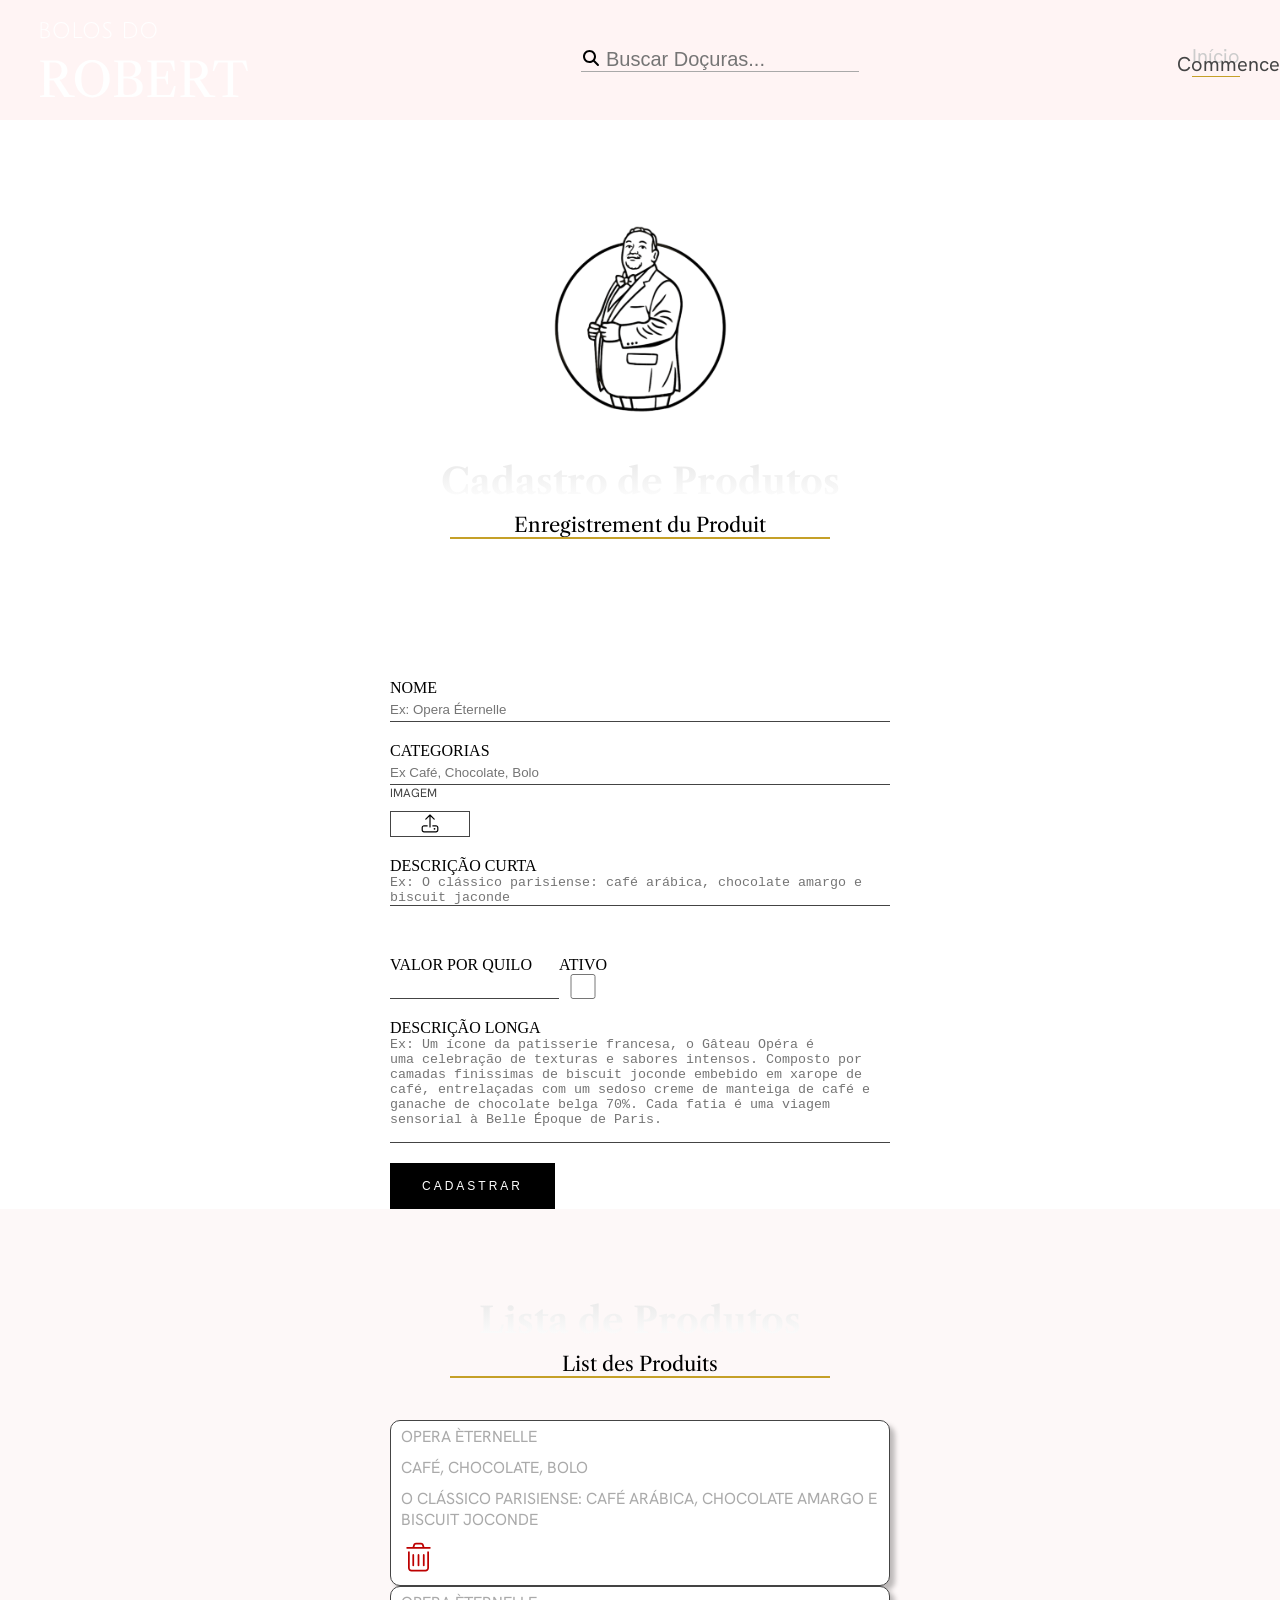
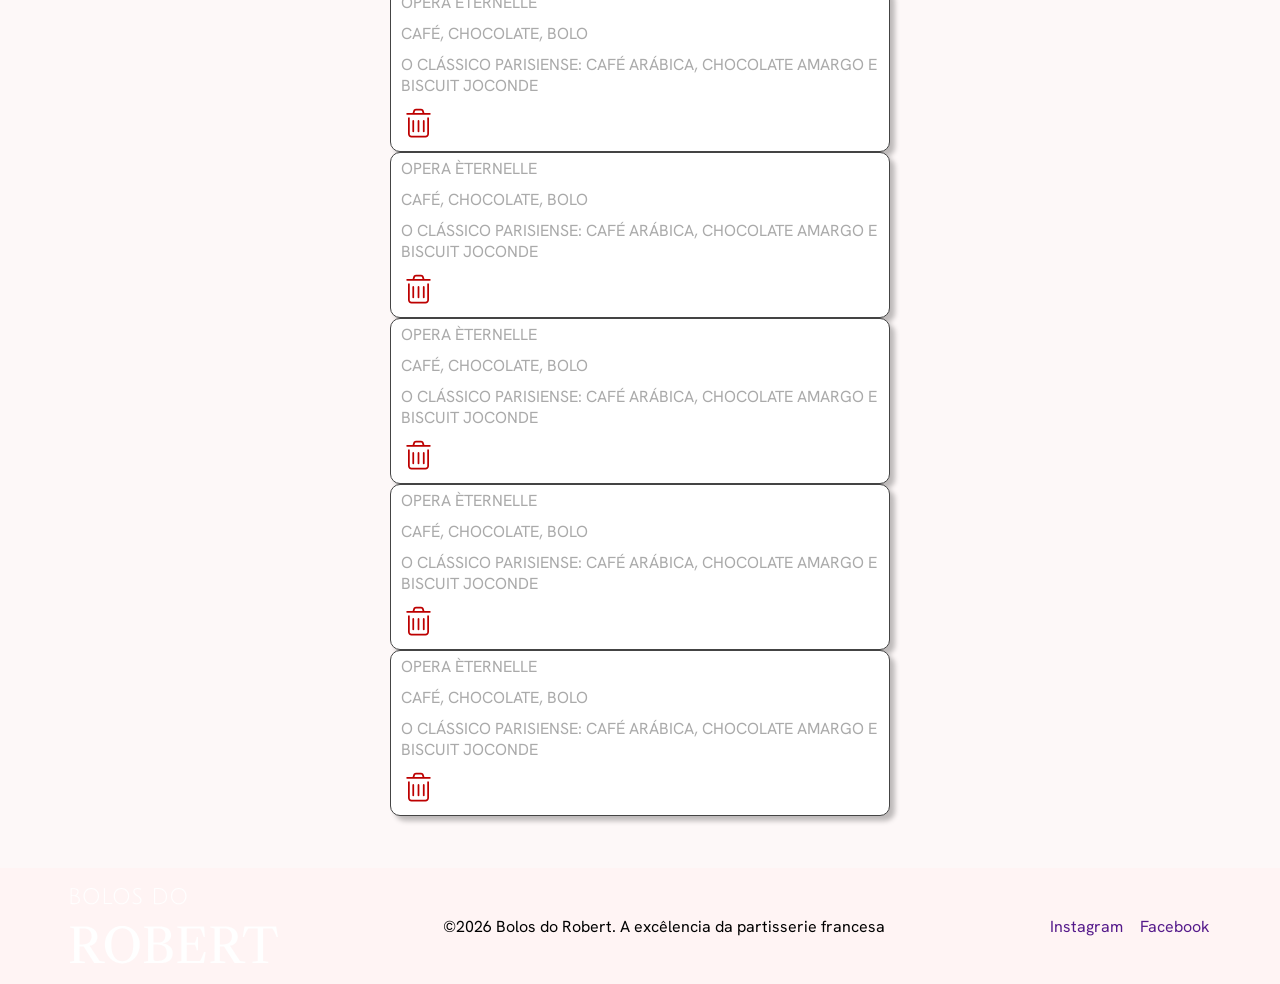
<file: admProdutos/index.html>
<!DOCTYPE html>
<html lang="pt-br">

<head>
    <meta charset="UTF-8">
    <meta name="viewport" content="width=device-width, initial-scale=1.0">
    <title>Bolos do Robert - adm</title>
    <link rel="stylesheet" href="style.css">
    <link rel="preconnect" href=" https://fonts.googleapis.com">
    <link rel="preconnect" href="https://fonts.gstatic.com" crossorigin>
    <link
        href="https://fonts.googleapis.com/css2?family=Hanken+Grotesk:ital,wght@0,100..900;1,100..900&family=Libre+Caslon+Text:ital,wght@0,400;0,700;1,400&display=swap"
        rel="stylesheet">
</head>

<body>
    <header>
        <div class="container header_container">
            <img src="../img/bolos do robert.svg" alt="Logo">

            <div class="box_busca">
                <svg xmlns="http://www.w3.org/2000/svg"
                    viewBox="0 0 640 640"><!--!Font Awesome Free 7.3.1 by @fontawesome - https://fontawesome.com License - https://fontawesome.com/license/free Copyright 2026 Fonticons, Inc.-->
                    <path
                        d="M480 272C480 317.9 465.1 360.3 440 394.7L566.6 521.4C579.1 533.9 579.1 554.2 566.6 566.7C554.1 579.2 533.8 579.2 521.3 566.7L394.7 440C360.3 465.1 317.9 480 272 480C157.1 480 64 386.9 64 272C64 157.1 157.1 64 272 64C386.9 64 480 157.1 480 272zM272 416C351.5 416 416 351.5 416 272C416 192.5 351.5 128 272 128C192.5 128 128 192.5 128 272C128 351.5 192.5 416 272 416z" />
                </svg>
                <input type="text" placeholder="Buscar Doçuras...">
            </div>

            <a class="link_inicio" href="">
                Início
                <span>Commencer</span>
                <hr>
            </a>

            <button>
                <svg xmlns="http://www.w3.org/2000/svg"
                    viewBox="0 0 640 640"><!--! Font Awesome Pro 7.3.1 by @fontawesome - https://fontawesome.com License - https://fontawesome.com/license (Commercial License) Copyright 2026 Fonticons, Inc. -->
                    <path fill="currentColor"
                        d="M360 128L116.3 320L544 320C544 192 432 128 360 128zM64 336C64 326.2 68.5 316.9 76.2 310.9L340.2 102.9C345.8 98.5 352.8 96 360 96C404.3 96 457.6 115.2 499.9 151.8C543.1 189.2 576 245.7 576 320L576 480C576 515.3 547.3 544 512 544L128 544C92.7 544 64 515.3 64 480L64 336zM96 416L544 416L544 352L96 352L96 416zM96 448L96 480C96 497.7 110.3 512 128 512L512 512C529.7 512 544 497.7 544 480L544 448L96 448z" />
                </svg>
            </button>
        </div>
    </header>

    <main>
        <h1>Pagina administrativa - bolos do Robert</h1>
        <section class="cad_produtos">
            <div class="container cad_container">
                <img src="../img/Logo Bolos do Jacquin.png" alt="Logo 2" class="icon_robert">
                <div class="box_h2">
                    <h2>Cadastro de Produtos</h2>
                    <span>Enregistrement du Produit</span>
                    <hr>
                </div>
            </div>
            <form action="">
                <div class="inputs_form">
                    <div class="form_coluna1">
                        <div class="linha_form lf_coluna">
                            <label for="">NOME</label>
                            <input placeholder="Ex: Opera Éternelle" type="text" name="" id="">
                        </div>

                        <div class="linha_form">
                            <div class="input_cat lf_coluna">
                                <label for="">CATEGORIAS</label>
                                <input type="text" placeholder="Ex Café, Chocolate, Bolo">
                            </div>
                            <div class="input_img lf_coluna">
                                <span>IMAGEM</span>
                                <label for="img"><svg xmlns="http://www.w3.org/2000/svg"
                                        viewBox="0 0 640 640"><!--! Font Awesome Pro 7.3.1 by @fontawesome - https://fontawesome.com License - https://fontawesome.com/license (Commercial License) Copyright 2026 Fonticons, Inc. -->
                                        <path fill="currentColor"
                                            d="M336 118.6L336 400C336 408.8 328.8 416 320 416C311.2 416 304 408.8 304 400L304 118.6L219.3 203.3C213.1 209.5 202.9 209.5 196.7 203.3C190.5 197.1 190.5 186.9 196.7 180.7L308.7 68.7C314.9 62.5 325.1 62.5 331.3 68.7L443.3 180.7C449.5 186.9 449.5 197.1 443.3 203.3C437.1 209.5 426.9 209.5 420.7 203.3L336 118.6zM256 384L160 384C142.3 384 128 398.3 128 416L128 480C128 497.7 142.3 512 160 512L480 512C497.7 512 512 497.7 512 480L512 416C512 398.3 497.7 384 480 384L384 384L384 352L480 352C515.3 352 544 380.7 544 416L544 480C544 515.3 515.3 544 480 544L160 544C124.7 544 96 515.3 96 480L96 416C96 380.7 124.7 352 160 352L256 352L256 384zM416 448C416 434.7 426.7 424 440 424C453.3 424 464 434.7 464 448C464 461.3 453.3 472 440 472C426.7 472 416 461.3 416 448z" />
                                    </svg>
                                </label>
                                <input type="file" name="img" id="">
                            </div>
                        </div>
                        <div class="linha_form lf_coluna">
                            <label for="">DESCRIÇÃO CURTA</label>
                            <textarea
                                placeholder="Ex: O clássico parisiense: café arábica, chocolate amargo e biscuit jaconde"
                                name="" id="" rows="2"></textarea>
                        </div>
                    </div>

                    <div class="form_coluna2">
                        <div class="linha_form lf_linha">
                            <div class="input_valor lf_coluna">
                                <label for="">VALOR POR QUILO</label>
                                <input type="text" name="" id="">
                            </div>
                            <div class="input_ativo lf_coluna">
                                <label for="">ATIVO</label>
                                <input type="checkbox" name="" id="">
                            </div>
                        </div>
                        <div class="linha_form lf_coluna">
                            <label for="">DESCRIÇÃO LONGA</label>
                            <textarea name="" id="" rows="7"
                                placeholder="Ex: Um ícone da patisserie francesa, o Gâteau Opéra é
uma celebração de texturas e sabores intensos. Composto por camadas finissimas de biscuit joconde embebido em xarope de café, entrelaçadas com um sedoso creme de manteiga de café e ganache de chocolate belga 70%. Cada fatia é uma viagem sensorial à Belle Époque de Paris."></textarea>
                        </div>
                        <div class="btn_link">
                            <input type="submit" value="CADASTRAR">
                        </div>
                    </div>
                </div>
            </form>
        </section>

        <section class="list_produtos">
            <div class="container list_container">
                <div class="box_h2">
                    <h2>Lista de Produtos</h2>
                    <span>List des Produits</span>
                    <hr>
                </div>
                <table>
                    <thead>
                        <tr>
                            <th>nome</th>
                            <th>categorias</th>
                            <th>descrição</th>
                            <th>opções</th>
                        </tr>
                    </thead>
                    <tbody>
                        <tr>
                            <td data-cell="nome">Opera Èternelle</td>
                            <td data-cell="categorias">Café, Chocolate, Bolo</td>
                            <td data-cell="descrição">O clássico parisiense: café arábica, chocolate amargo e biscuit
                                joconde</td>
                            <td data-cell="opções"><svg xmlns="http://www.w3.org/2000/svg"
                                    viewBox="0 0 640 640"><!--! Font Awesome Pro 7.2.0 by @fontawesome - https://fontawesome.com License - https://fontawesome.com/license (Commercial License) Copyright 2026 Fonticons, Inc. -->
                                    <path fill="currentColor"
                                        d="M256.5 91.4C258.5 84.6 264.8 80 271.8 80L368.2 80C375.3 80 381.5 84.6 383.5 91.4L394.5 128L245.5 128L256.5 91.4zM212.1 128L112 128C103.2 128 96 135.2 96 144C96 152.8 103.2 160 112 160L528 160C536.8 160 544 152.8 544 144C544 135.2 536.8 128 528 128L427.9 128L414.2 82.2C408.1 61.9 389.4 48 368.2 48L271.8 48C250.6 48 231.9 61.9 225.8 82.2L212.1 128zM128 208L128 512C128 547.3 156.7 576 192 576L448 576C483.3 576 512 547.3 512 512L512 208L480 208L480 512C480 529.7 465.7 544 448 544L192 544C174.3 544 160 529.7 160 512L160 208L128 208zM240 272C240 263.2 232.8 256 224 256C215.2 256 208 263.2 208 272L208 464C208 472.8 215.2 480 224 480C232.8 480 240 472.8 240 464L240 272zM336 272C336 263.2 328.8 256 320 256C311.2 256 304 263.2 304 272L304 464C304 472.8 311.2 480 320 480C328.8 480 336 472.8 336 464L336 272zM432 272C432 263.2 424.8 256 416 256C407.2 256 400 263.2 400 272L400 464C400 472.8 407.2 480 416 480C424.8 480 432 472.8 432 464L432 272z" />
                                </svg></td>
                        </tr>
                        <tr>
                            <td data-cell="nome">Opera Èternelle</td>
                            <td data-cell="categorias">Café, Chocolate, Bolo</td>
                            <td data-cell="descrição">O clássico parisiense: café arábica, chocolate amargo e biscuit
                                joconde</td>
                            <td data-cell="opções"><svg xmlns="http://www.w3.org/2000/svg"
                                    viewBox="0 0 640 640"><!--! Font Awesome Pro 7.2.0 by @fontawesome - https://fontawesome.com License - https://fontawesome.com/license (Commercial License) Copyright 2026 Fonticons, Inc. -->
                                    <path fill="currentColor"
                                        d="M256.5 91.4C258.5 84.6 264.8 80 271.8 80L368.2 80C375.3 80 381.5 84.6 383.5 91.4L394.5 128L245.5 128L256.5 91.4zM212.1 128L112 128C103.2 128 96 135.2 96 144C96 152.8 103.2 160 112 160L528 160C536.8 160 544 152.8 544 144C544 135.2 536.8 128 528 128L427.9 128L414.2 82.2C408.1 61.9 389.4 48 368.2 48L271.8 48C250.6 48 231.9 61.9 225.8 82.2L212.1 128zM128 208L128 512C128 547.3 156.7 576 192 576L448 576C483.3 576 512 547.3 512 512L512 208L480 208L480 512C480 529.7 465.7 544 448 544L192 544C174.3 544 160 529.7 160 512L160 208L128 208zM240 272C240 263.2 232.8 256 224 256C215.2 256 208 263.2 208 272L208 464C208 472.8 215.2 480 224 480C232.8 480 240 472.8 240 464L240 272zM336 272C336 263.2 328.8 256 320 256C311.2 256 304 263.2 304 272L304 464C304 472.8 311.2 480 320 480C328.8 480 336 472.8 336 464L336 272zM432 272C432 263.2 424.8 256 416 256C407.2 256 400 263.2 400 272L400 464C400 472.8 407.2 480 416 480C424.8 480 432 472.8 432 464L432 272z" />
                                </svg></td>
                        </tr>
                        <tr>
                            <td data-cell="nome">Opera Èternelle</td>
                            <td data-cell="categorias">Café, Chocolate, Bolo</td>
                            <td data-cell="descrição">O clássico parisiense: café arábica, chocolate amargo e biscuit
                                joconde</td>
                            <td data-cell="opções"><svg xmlns="http://www.w3.org/2000/svg"
                                    viewBox="0 0 640 640"><!--! Font Awesome Pro 7.2.0 by @fontawesome - https://fontawesome.com License - https://fontawesome.com/license (Commercial License) Copyright 2026 Fonticons, Inc. -->
                                    <path fill="currentColor"
                                        d="M256.5 91.4C258.5 84.6 264.8 80 271.8 80L368.2 80C375.3 80 381.5 84.6 383.5 91.4L394.5 128L245.5 128L256.5 91.4zM212.1 128L112 128C103.2 128 96 135.2 96 144C96 152.8 103.2 160 112 160L528 160C536.8 160 544 152.8 544 144C544 135.2 536.8 128 528 128L427.9 128L414.2 82.2C408.1 61.9 389.4 48 368.2 48L271.8 48C250.6 48 231.9 61.9 225.8 82.2L212.1 128zM128 208L128 512C128 547.3 156.7 576 192 576L448 576C483.3 576 512 547.3 512 512L512 208L480 208L480 512C480 529.7 465.7 544 448 544L192 544C174.3 544 160 529.7 160 512L160 208L128 208zM240 272C240 263.2 232.8 256 224 256C215.2 256 208 263.2 208 272L208 464C208 472.8 215.2 480 224 480C232.8 480 240 472.8 240 464L240 272zM336 272C336 263.2 328.8 256 320 256C311.2 256 304 263.2 304 272L304 464C304 472.8 311.2 480 320 480C328.8 480 336 472.8 336 464L336 272zM432 272C432 263.2 424.8 256 416 256C407.2 256 400 263.2 400 272L400 464C400 472.8 407.2 480 416 480C424.8 480 432 472.8 432 464L432 272z" />
                                </svg></td>
                        </tr>

                        <tr>
                            <td data-cell="nome">Opera Èternelle</td>
                            <td data-cell="categorias">Café, Chocolate, Bolo</td>
                            <td data-cell="descrição">O clássico parisiense: café arábica, chocolate amargo e biscuit
                                joconde</td>
                            <td data-cell="opções"><svg xmlns="http://www.w3.org/2000/svg"
                                    viewBox="0 0 640 640"><!--! Font Awesome Pro 7.2.0 by @fontawesome - https://fontawesome.com License - https://fontawesome.com/license (Commercial License) Copyright 2026 Fonticons, Inc. -->
                                    <path fill="currentColor"
                                        d="M256.5 91.4C258.5 84.6 264.8 80 271.8 80L368.2 80C375.3 80 381.5 84.6 383.5 91.4L394.5 128L245.5 128L256.5 91.4zM212.1 128L112 128C103.2 128 96 135.2 96 144C96 152.8 103.2 160 112 160L528 160C536.8 160 544 152.8 544 144C544 135.2 536.8 128 528 128L427.9 128L414.2 82.2C408.1 61.9 389.4 48 368.2 48L271.8 48C250.6 48 231.9 61.9 225.8 82.2L212.1 128zM128 208L128 512C128 547.3 156.7 576 192 576L448 576C483.3 576 512 547.3 512 512L512 208L480 208L480 512C480 529.7 465.7 544 448 544L192 544C174.3 544 160 529.7 160 512L160 208L128 208zM240 272C240 263.2 232.8 256 224 256C215.2 256 208 263.2 208 272L208 464C208 472.8 215.2 480 224 480C232.8 480 240 472.8 240 464L240 272zM336 272C336 263.2 328.8 256 320 256C311.2 256 304 263.2 304 272L304 464C304 472.8 311.2 480 320 480C328.8 480 336 472.8 336 464L336 272zM432 272C432 263.2 424.8 256 416 256C407.2 256 400 263.2 400 272L400 464C400 472.8 407.2 480 416 480C424.8 480 432 472.8 432 464L432 272z" />
                                </svg></td>
                        </tr>
                        <tr>
                            <td data-cell="nome">Opera Èternelle</td>
                            <td data-cell="categorias">Café, Chocolate, Bolo</td>
                            <td data-cell="descrição">O clássico parisiense: café arábica, chocolate amargo e biscuit
                                joconde</td>
                            <td data-cell="opções"><svg xmlns="http://www.w3.org/2000/svg"
                                    viewBox="0 0 640 640"><!--! Font Awesome Pro 7.2.0 by @fontawesome - https://fontawesome.com License - https://fontawesome.com/license (Commercial License) Copyright 2026 Fonticons, Inc. -->
                                    <path fill="currentColor"
                                        d="M256.5 91.4C258.5 84.6 264.8 80 271.8 80L368.2 80C375.3 80 381.5 84.6 383.5 91.4L394.5 128L245.5 128L256.5 91.4zM212.1 128L112 128C103.2 128 96 135.2 96 144C96 152.8 103.2 160 112 160L528 160C536.8 160 544 152.8 544 144C544 135.2 536.8 128 528 128L427.9 128L414.2 82.2C408.1 61.9 389.4 48 368.2 48L271.8 48C250.6 48 231.9 61.9 225.8 82.2L212.1 128zM128 208L128 512C128 547.3 156.7 576 192 576L448 576C483.3 576 512 547.3 512 512L512 208L480 208L480 512C480 529.7 465.7 544 448 544L192 544C174.3 544 160 529.7 160 512L160 208L128 208zM240 272C240 263.2 232.8 256 224 256C215.2 256 208 263.2 208 272L208 464C208 472.8 215.2 480 224 480C232.8 480 240 472.8 240 464L240 272zM336 272C336 263.2 328.8 256 320 256C311.2 256 304 263.2 304 272L304 464C304 472.8 311.2 480 320 480C328.8 480 336 472.8 336 464L336 272zM432 272C432 263.2 424.8 256 416 256C407.2 256 400 263.2 400 272L400 464C400 472.8 407.2 480 416 480C424.8 480 432 472.8 432 464L432 272z" />
                                </svg></td>
                        </tr>
                        <tr>
                            <td data-cell="nome">Opera Èternelle</td>
                            <td data-cell="categorias">Café, Chocolate, Bolo</td>
                            <td data-cell="descrição">O clássico parisiense: café arábica, chocolate amargo e biscuit
                                joconde</td>
                            <td data-cell="opções"><svg xmlns="http://www.w3.org/2000/svg"
                                    viewBox="0 0 640 640"><!--! Font Awesome Pro 7.2.0 by @fontawesome - https://fontawesome.com License - https://fontawesome.com/license (Commercial License) Copyright 2026 Fonticons, Inc. -->
                                    <path fill="currentColor"
                                        d="M256.5 91.4C258.5 84.6 264.8 80 271.8 80L368.2 80C375.3 80 381.5 84.6 383.5 91.4L394.5 128L245.5 128L256.5 91.4zM212.1 128L112 128C103.2 128 96 135.2 96 144C96 152.8 103.2 160 112 160L528 160C536.8 160 544 152.8 544 144C544 135.2 536.8 128 528 128L427.9 128L414.2 82.2C408.1 61.9 389.4 48 368.2 48L271.8 48C250.6 48 231.9 61.9 225.8 82.2L212.1 128zM128 208L128 512C128 547.3 156.7 576 192 576L448 576C483.3 576 512 547.3 512 512L512 208L480 208L480 512C480 529.7 465.7 544 448 544L192 544C174.3 544 160 529.7 160 512L160 208L128 208zM240 272C240 263.2 232.8 256 224 256C215.2 256 208 263.2 208 272L208 464C208 472.8 215.2 480 224 480C232.8 480 240 472.8 240 464L240 272zM336 272C336 263.2 328.8 256 320 256C311.2 256 304 263.2 304 272L304 464C304 472.8 311.2 480 320 480C328.8 480 336 472.8 336 464L336 272zM432 272C432 263.2 424.8 256 416 256C407.2 256 400 263.2 400 272L400 464C400 472.8 407.2 480 416 480C424.8 480 432 472.8 432 464L432 272z" />
                                </svg></td>
                        </tr>
                    </tbody>
                </table>

            </div>
            </div>
        </section>

    </main>

    <footer>
       <div class="container footer_container">
        <div class="container footer_container">
            <img src="../img/bolos do robert.svg" alt="bolos do robert">
            <span>©2026 Bolos do Robert. A excêlencia da partisserie francesa</span>
            <nav class="nav_footer">
                <a href="">Instagram</a>
                <a href="">Facebook</a>
            </nav>
        </div>
    </footer>
</body>

</html>
</file>
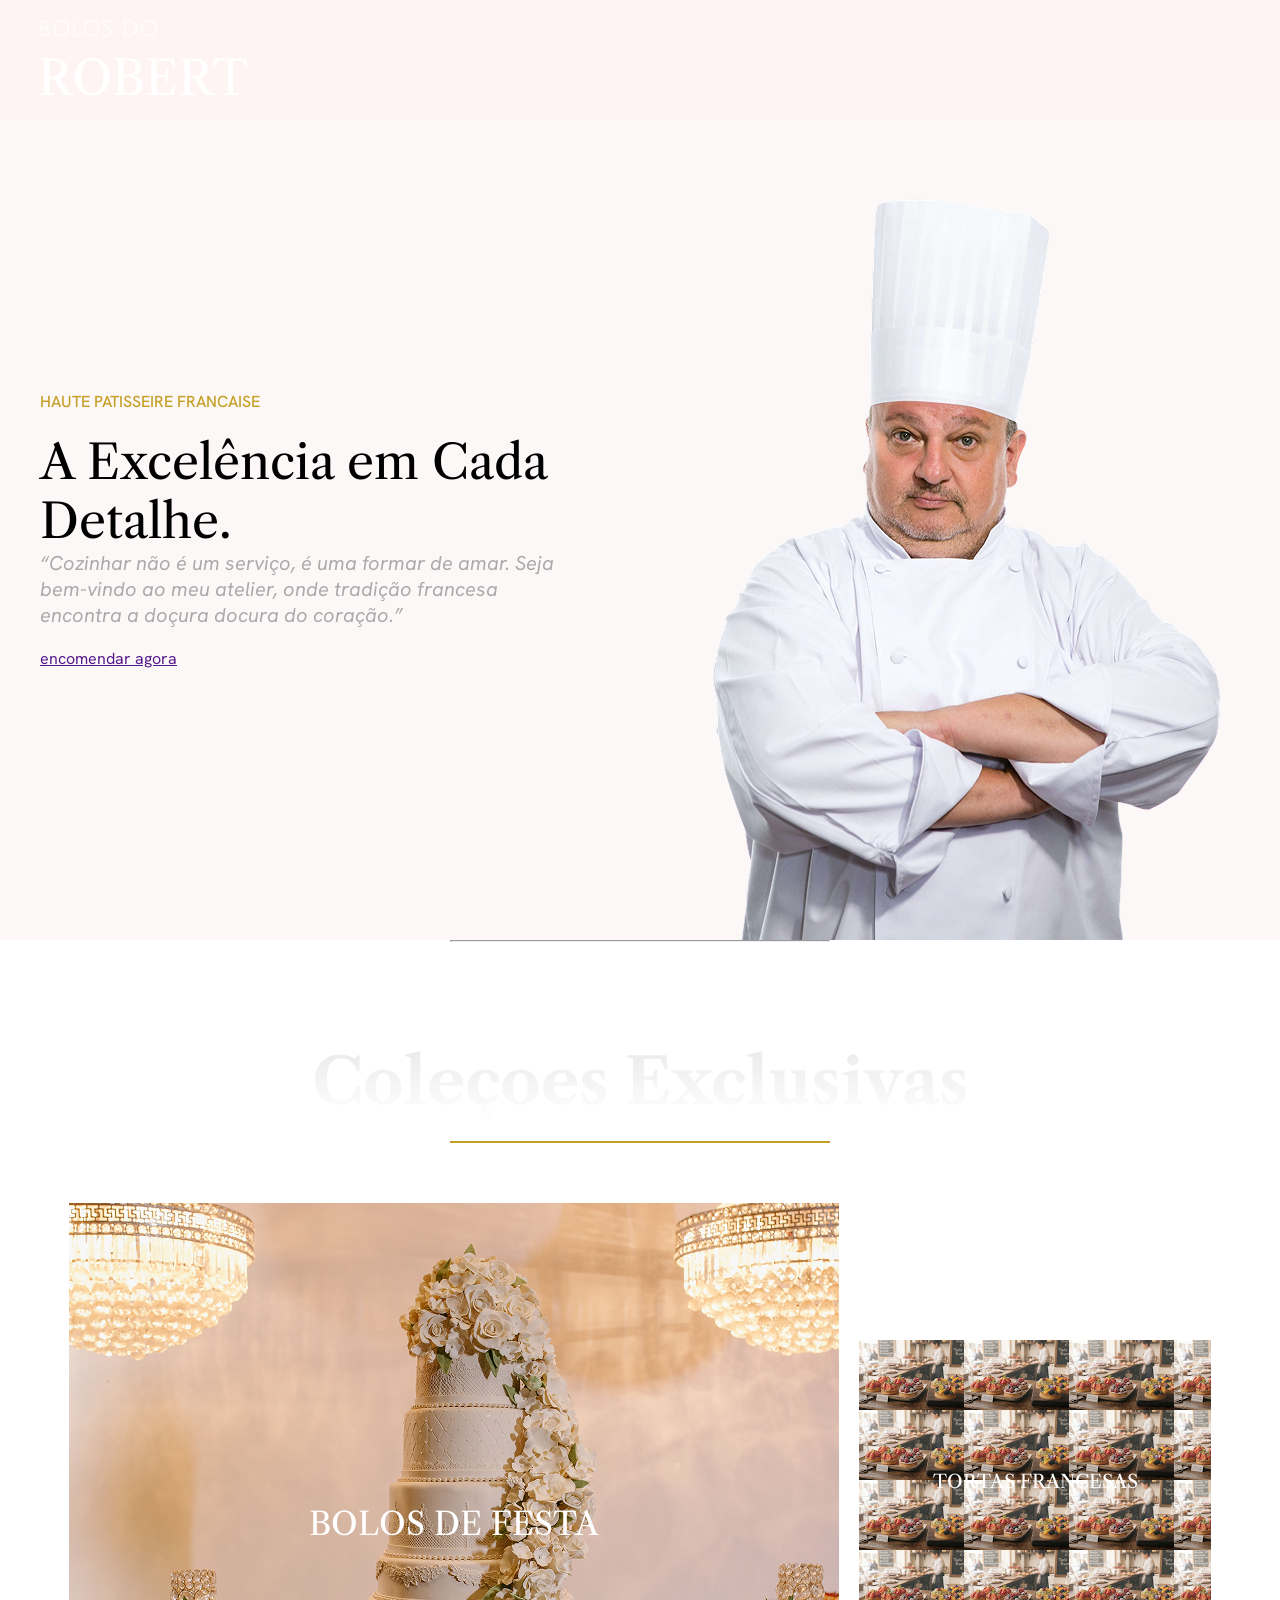
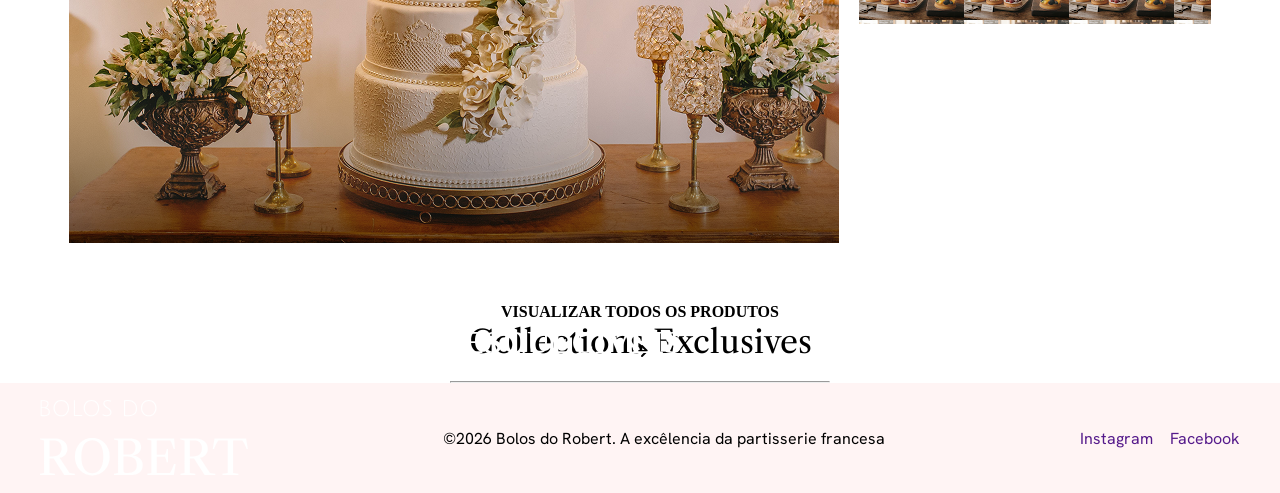
<file: home/index.html>
<!DOCTYPE html>
<html lang="pt-br">

<head>
    <meta charset="UTF-8">
    <meta name="viewport" content="width=device-width, initial-scale=1.0">
    <title>Home - bolos-robert</title>
    <link rel="stylesheet" href="style.css">
    <link rel="preconnect" href=" https://fonts.googleapis.com">
    <link rel="preconnect" href="https://fonts.gstatic.com" crossorigin>
    <link
        href="https://fonts.googleapis.com/css2?family=Hanken+Grotesk:ital,wght@0,100..900;1,100..900&family=Libre+Caslon+Text:ital,wght@0,400;0,700;1,400&display=swap"
        rel="stylesheet">
</head>

<body>
    <header class="home_cabecalho">
        <div class="home_container">
            <img src="../img/bolos do robert.svg" alt="bolos do robert">
        </div>
    </header>
    <main>
        <h1>página inicial do bolos do robert</h1>
        <section class="home_banner">
            <div class="home_container banner_container">
                <div class="box_texto_banner">
                    <span class="linha1">haute patisseire francaise</span>
                    <br>
                    <span class="linha2">A Excelência em Cada Detalhe.</span>
                    <p class="linha3"> “Cozinhar não é um serviço, é uma formar de amar. Seja bem-vindo ao meu atelier,
                        onde tradição francesa encontra a doçura docura do coração.”</p>
                    <a href="">encomendar agora</a>
                </div>
                <img src="../img/EJ.png" alt="foto do Jacquin de dólmã">
            </div>
        </section>

        <section class="home_produtos home_container">
            <div class="link_produtos">
                <hr>

                <div class="home_subtitulo">
                    <h2>Coleçoes Exclusivas</h2>
                    <span>Collections Exclusives</span>
                    <hr>
                    <div>

                    </div>
                    <div class="container_categorias">

                        <a href="">
                            <div class="img_categoria1">
                                <span>Momentos Inesqueciveis</span>
                                <h3>Bolos de Festa</h3>
                            </div>
                        </a>

                        <div class="col_categorias">
                            <a href="">
                                <div class="img_categoria2">
                                    <h3>Tortas Francesas</h3>
                                </div>
                            </a>
                            <a href="">
                                <div class="img_categoria3">
                                    <h3>Bolos Caseiros</h3>
                                </div>
                            </a>
                        </div>
                    </div>

                    <a href="">visualizar todos os produtos</a>
                    <svg xmlns="http://www.w3.org/2000/svg"
                        viewBox="0 0 640 640"><!--!Font Awesome Free 7.3.1 by @fontawesome - https://fontawesome.com License - https://fontawesome.com/license/free Copyright 2026 Fonticons, Inc.-->
                        <path
                            d="M566.6 342.6C579.1 330.1 579.1 309.8 566.6 297.3L406.6 137.3C394.1 124.8 373.8 124.8 361.3 137.3C348.8 149.8 348.8 170.1 361.3 182.6L466.7 288L96 288C78.3 288 64 302.3 64 320C64 337.7 78.3 352 96 352L466.7 352L361.3 457.4C348.8 469.9 348.8 490.2 361.3 502.7C373.8 515.2 394.1 515.2 406.6 502.7L566.6 342.7z" />
                    </svg>
                </div>

                <hr>
            </div>
            <div></div>
            <div></div>
        </section>
    </main>
    <footer>
        <div class="home_container footer_container">
            <img src="../img/bolos do robert.svg" alt="bolos do robert">
            <span>©2026 Bolos do Robert. A excêlencia da partisserie francesa</span>
            <nav class="nav_footer">
                <a href="">Instagram</a>
                <a href="">Facebook</a>
            </nav>
        </div>
    </footer>
</body>

</html>
</file>
<file: admProdutos/style.css>
* {
    margin: 0;
    padding: 0;
    box-sizing: border-box;
}

:root {
    --corPrincipal: #FFF4F4;
    --fontHanken: "Hanken Grotesk", sans-serif;
    --corDourado: #C5A028;
    --corSecundaria: #FDF8F8;
}

.container {
    width: 95%;
    max-width: 1200px;
    /* background-color: aqua; */
    margin: 0 auto;
}

h1 {
    position: absolute;
    width: 1px;
    height: 1px;
    margin: -1px;
    overflow: hidden;

}

header {
    background-color: var(--corPrincipal);
    font-family: var(--fontHanken);
}

.header_container {
    display: flex;
    justify-content: space-between;
    align-items: center;
    height: 120px;
}

.box_busca {
    position: relative;
}

.box_busca svg {
    width: 20px;
    position: absolute;
    color: #747878;
}

.box_busca input {
    padding-left: 25px;
    background-color: transparent;
    border: none;
    border-bottom: solid 1px #A9A9A9;
    font-size: 20px;
}

.box_busca input:focus {
    outline: none;
}

.link_inicio {
    color: #CCCCCC;
    text-decoration: none;
    font-size: 20px;
    position: relative;
    text-align: center;
}

.link_inicio span {
    color: #444444;
    position: absolute;
    left: -15px;
    top: 8px;
}

.link_inicio hr {
    margin-top: 7px;
    background-color: var(--corDourado);
    border: none;
    height: 1px;
}

/* ---------- BOTÃO MENU ---------- */


.header_container button {
    background-color: transparent;
    border: none;
    display: none;
}

.header_container button svg {
    width: 50px;
}


/* ---------- SECAO CADASTRO DE PRODUTOS ---------- */

.cad_container {
    display: flex;
    flex-direction: column;
    align-items: center;
    padding: 100px 0;
}

.icon_robert {
    width: 200px;
}

.box_h2 {
    font-family: "Libre Caslon Text", serif;
    display: flex;
    flex-direction: column;
    align-items: center;
    margin-top: 40px;
    margin-bottom: 40px;
    text-align: center;
}

.box_h2 h2 {
    font-weight: 700;
    font-size: 36px;
    background-image: linear-gradient(0deg, #FFFFFF, #E9E9E9);
    background-clip: text;
    -webkit-background-clip: text;
    color: transparent;
    -webkit-text-fill-color: transparent;
    line-height: 1.2;
}

.box_h2 span {
    font-size: 20px;
    position: static;
    margin-top: 10px;
}

.box_h2 hr {
    max-width: 380px;
    width: 100%;
    background-color: #c5a028;
    border: none;
    height: 2px;
}

/* ---------- FORMULARIO */
form {
    /* background-color: cyan; */
}

.inputs_form {
    display: flex;
    flex-wrap: wrap;
    gap: 30px;
    justify-content: center;
    width: 100%;
    max-width: 1200px;
    margin: 0 auto;
}

.lf_coluna {
    display: flex;
    flex-direction: column;
}

.lf_linha {
    display: flex;
}

.input_img svg {
    width: 24px;
}

.form_coluna1,
.form_coluna2 {
    max-width: 500px;
    width: 80%;
}

.input_img span,
.form label {
    font-family: var(--fontHanken);
    text-transform: uppercase;
    color: #444444;
    font-size: 12px;
    font-weight: 700px;
    margin-bottom: 10px;

}

.inputs_form input[type=text],
.inputs_form textarea {
    background-color: transparent;
    border: none;
    border-bottom: solid 1px #444444;
    resize: none;
}

.inputs_form input[type=text],
.inputs_form textarea:focus {
    outline: none;
}

.linha_form {
    margin-bottom: 20px;
}

.inputs_form input[type=file] {
    display: none;
}

.input_img label {
    /* background-color: blueviolet; */
    display: flex;
    align-items: center;
    justify-content: center;
    width: 80px;
    border: solid 1px #444444;
}

input_img label:hover {
    cursor: pointer;
}

form input[type=checkbox],
form input[type=text] {
    height: 25px;
}

.input_cat input {
    width: 200px;
    margin-right: 20px;
}


.input_valor {}

.input_valor input {
    margin-right: 20px;
    max-width: 360px;
}

.input_cat {}

form input[type=button] {
    margin: 0 auto;
    display: block;
}

.input_cat input,
.input_valor input,
.inputs_form textarea {
    width: 100%;
    margin-right: 0;
}

.btn_link input {
    background-color: #000000;
    color: #FFFFFF;
    border: none;
    padding: 16px 32px;
    cursor: pointer;
    letter-spacing: 3px;
    font-size: 12px;
    display: flex;
}

/* ---------- LISTA DE PRODUTOS ---------- */
.list_produtos {
    background-color: var(--corSecundaria);
    padding-top: 50px;
    padding-bottom: 50px;
}

table {
    /* background-color: aquamarine; */
    width: 100%;
    font-family: var(--fontHanken);
    text-transform: uppercase;
}

thead {
    font-size: 12px;
    font-weight: 600;
    color: #444444;
    text-align: left;
    border-collapse: collapse;
}

tbody {
    color: #AAAAAA;
}

table svg {
    width: 35px;
    color: #bd0000;
}

th,
td {
    border-bottom: solid 1px #444444;
    padding: 5px 10px;
}

/* ---------- FOOTER ---------- */
footer {
    background-color: #FFF4F4;
    min-height: 110px;
    padding: 20px 0;
    display: flex;
    align-items: center;
}

.footer_container {
    display: flex;
    justify-content: space-between;
    align-items: center;
    flex-wrap: wrap;
    gap: 15px;
}

.nav_footer {
    display: flex;
    justify-content: space-between;
    width: 160px;
}

.footer_container span,
.nav_footer a {
    font-family: "Hanken Grotesk", sans-serif;
}

.nav_footer a {
    text-decoration: none;
    color: 747878;
}

/* ---------- MEDIAS ---------- */
@media screen and (max-widght: 768px) {
    .header_container button {
        display: block;

    }

    .link_inicio,
    .box_busca {
        display: none;
    }

    .box_h2 h2 {
        font-size: 32px;
    }

    .box_h2 span {
        font-size: 20px;
        bottom: -18px;
        margin-bottom: 20px;
    }

    .box_h2 hr {
        margin-top: 10px;
        width: 70%;
    }
    
   .footer_container {
        justify-content: center;
        text-align: center;
        flex-direction: column; 
    } 

}

/* ---------- FORMULARIO---------- */
.inputs_form {
    flex-direction: column;
    align-items: center;
}

/* ----- TABELA ----- */
thead {
    display: none;
}

tbody tr {
    display: flex;
    flex-direction: column;
    border: solid 1px #444444;
    border-radius: 10px;
    background-color: #FFFFFF;
    box-shadow: #00000040 5px 5px 5px;
    max-width: 500px;
    margin: 0 auto;
}

tbody td {
    border: none;
}

tbody td::before ": " {
    content: attr(data-cell);
    font-size: 12px;
    color: #444444;
    font-weight: bold;
    display: inline-block;
    margin-right: 5px;
}
</file>
<file: home/style.css>
* {
    margin: 0;
    padding: 0;
    box-sizing: border-box;
}

h1 {
    position: absolute;
    width: 1px;
    height: 1px;
    margin: -1px;
    overflow: hidden;

}



/* ---------- CABECALHO ---------- */
.home_cabecalho {
    background-color: #FFF4F4;
    height: 120px;
    display: flex;
    justify-content: center;
    align-items: center;
}

.home_container {
    /* background-color: aqua; */
    max-width: 1200px;
    /*Largura maxima 1200px*/
    width: 95%;
    /*Largura 95%*/
    margin: 0 auto;
}





/* ---------- BANNER ----------; */
.home_banner {
    background-color: #fdf8f8;
}

.box_texto_banner {
    /* background-color: chartreuse; */
    font-family: "Hanken Grotesk", sans-serif;
    max-width: 520px;
}

.banner_container {
    display: flex;
    align-items: center;
    justify-content: space-between;
}

.banner_container img {
    width: 547px;
}

.linha1 {
    color: #c5a028;
    font-size: 16px;
    font-weight: 500;
    text-transform: uppercase;
    margin-bottom: 20px;
    display: inline-block;
}

.linha2 {
    font-family: "Libre Caslon Text", serif;
    font-size: 48px;
}

.linha3 {
    font-size: 20px;
    font-style: italic;
    color: #AAAAAA;
    margin-bottom: 20px;
    display: inline-block;

}

.linha4 {
    font-weight: 600;
    font-size: 12px;
    text-transform: uppercase;
    color: #FFFFFF;
    text-decoration: none;

    background-color: black;
    padding: 16px 40px;
}





/* ---------- PRODUTOS ---------- */
.home_prdutos {
    padding: 100px 0;
    
}

.link_produtos a {
    font-family: "Hanken Grotesk, sns-serif";
    font-weight: 600;
    font-size: 16px;
    text-transform: uppercase;
    
    text-decoration: none;
    color: black;
}

.link_produtos svg {
    width: 20px;
}

.link_produtos div {
    display: flex;
    align-items: center;
    justify-content: center;
    gap: 20px;
    margin-bottom: 20px;
}

.link_produtos hr {
    max-width: 380px;
    width: 100%;
    margin: 0 auto;
}

.home_subtitulo {
    font-family: "Libre Caslon Text", serif;
    display: flex;
    flex-direction: column;
    align-items: center;
    position: relative;
    margin-top: 100px;
    margin-bottom: 100px;
}

.home_subtitulo h2 {
    font-weight: 700;
    font-size: 64px;
    background-image: linear-gradient(0deg, #FFFFFF, #E9E9E9);
    background-clip: text;
    -webkit-background-clip: text;
    color: transparent;
    -webkit-text-fill-color: transparent;
}

.home_subtitulo span {
    font-size: 32px;
    position: absolute;
    bottom: -10px;
    margin-bottom: 10px;
}

.home_subtitulo hr {
    max-width: 380px;
    width: 100%;
    background-color: #c5a028;
    border: none;
    height: 2px;
}

.img_categoria1 {
    background-image: url(../img/Bolo\ de\ Festa.png);
    /* width: 100%; */
    width: 770px;
    height: 640px;
    display: flex;
    flex-direction: column;
    justify-content: flex-end;
    padding: 50px 20px;
}

.container_categorias {
    display: flex;
    width: 100%;
    justify-content: space-between;
}

.container_categorias a {
    color: #FFFFFF;
    text-decoration: none;
}

.img_cateroria1 span {
    font-family: "Hanken Grotesk", sans-serif;
}

.img_categoria1 h3 {
    font-size: 32px;
    
}

.home_produtos h3 {
    font-family: "Libre Caslon Text", serif;
    font-weight: 400;
}

.col_categorias {
    display: flex;
    flex-direction: column;
    justify-content: space-between;
}

.img_categoria2 {
    background-image: url(../img/Tortas\ Francesas.png);
    width: 25%;
    width: 352px;
    height: 284px;
}

.img_cateroria3 {
    background-image: url(../img/Bolo\ Caseiro.png);
    width: 25%;
    max-width: 352px;
    height: 284px;
}

.img_categoria2 
.img_cateroria3 {
    /* width: 25%; */
    width: 352px;
    height: 284px;
    display: flex;
    align-items: flex-end;
    padding: 20px 10px;
    font-size: 24px;
}

/* ---------- FOOTER ---------- */
footer {
    background-color: #FFF4F4;
    height: 110px;
    display: flex;
    align-items: center;
}

.footer_container {
display: flex;
justify-content: space-between;
align-items: center; 
}

.nav_footer {
    display: flex;
    justify-content: space-between;
    width: 160px;
}

.footer_container span,
.nav_footer a {
     font-family: "Hanken Grotesk", sans-serif;
}

.nav_footer a {
text-decoration: none;
color: 747878;
}
</file>
